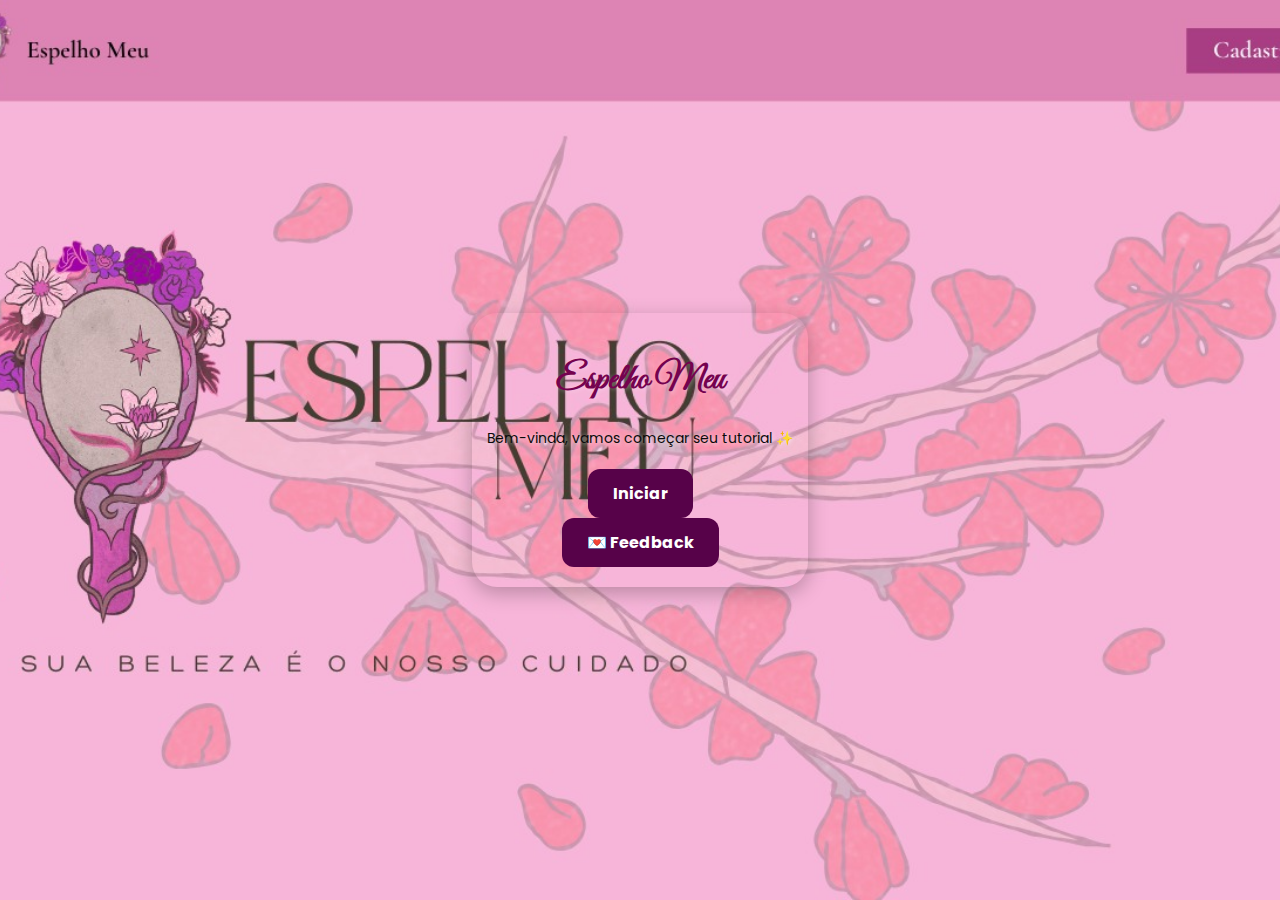
<file: index.html>
<!DOCTYPE html>
<html lang="pt-br">
<head>
  <meta charset="UTF-8">
  <meta name="viewport" content="width=device-width, initial-scale=1.0">
  <title>Espelho Meu</title>
  <link rel="icon" href="espelhomeu.png" type="image/x-icon">
  <link rel="manifest" href="manifest.json">
<meta name="theme-color" content="#6a0dad">



  <link href="https://fonts.googleapis.com/css2?family=Great+Vibes&family=Poppins:wght@300;500;700&display=swap" rel="stylesheet">


  <link rel="stylesheet" href="style.css">
</head>
<body>
  <div class="container">
    <h1 id="title">Espelho Meu</h1>
    <p id="welcome-text">Bem-vinda, vamos começar seu tutorial ✨</p>
    
    
    <a href="home.html" class="btn" id="start-btn">Iniciar</a>
    
   
    <a href="formulario.html" class="btn" id="feedback-btn">💌 Feedback</a>
    <script>
if ('serviceWorker' in navigator) {
  navigator.serviceWorker.register('/service-worker.js')
    .then(() => console.log('Service Worker registrado!'));
}
</script>

  </div>
</body>
</html>
</file>
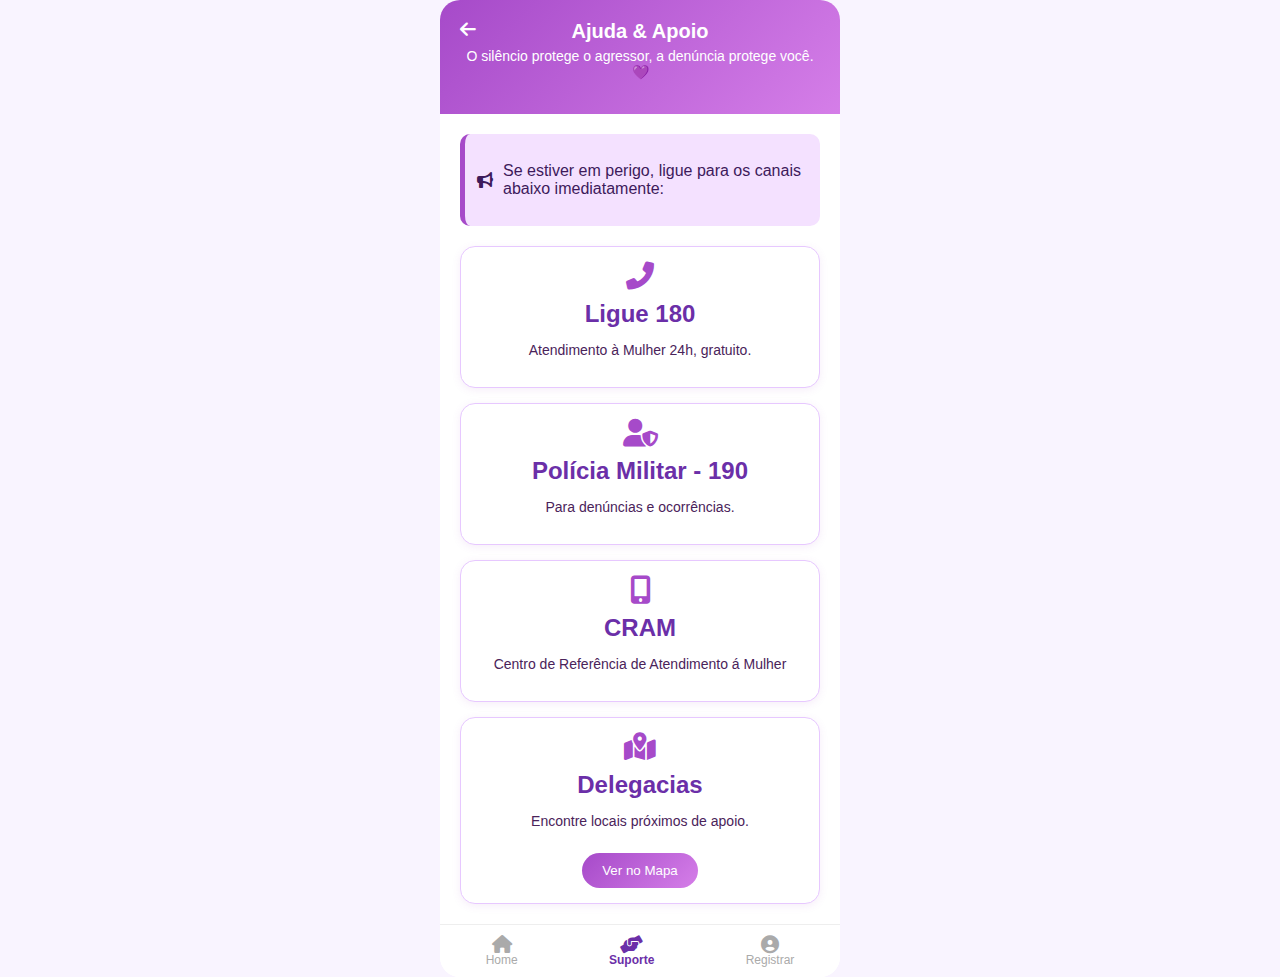
<file: ajuda.html>
<!DOCTYPE html>
<html lang="pt-BR">
<head>
  <meta charset="UTF-8">
  <meta name="viewport" content="width=device-width, initial-scale=1.0">
  <title>Ajuda - Espelho Meu</title>
  <link rel="stylesheet" href="https://cdnjs.cloudflare.com/ajax/libs/font-awesome/6.0.0-beta3/css/all.min.css">
  <link rel="stylesheet" href="ajuda.css">

  <link rel="icon" href="espelhomeu.png" type="image/x-icon">
</head>
<body>

<div class="container">

  <header class="topo">
    <a href="home.html" class="voltar"><i class="fas fa-arrow-left"></i></a>
    <h1>Ajuda & Apoio</h1>
    <p>O silêncio protege o agressor, a denúncia protege você. 💜</p>
  </header>

  <main class="principal">

    <div class="alerta">
      <i class="fas fa-bullhorn"></i>
      <p>Se estiver em perigo, ligue para os canais abaixo imediatamente:</p>
    </div>

    <div class="cards">
      <div class="card">
        <i class="fas fa-phone-alt"></i>
        <h2>Ligue 180</h2>
        <p>Atendimento à Mulher 24h, gratuito.</p>
      </div>

      <div class="card">
        <i class="fas fa-user-shield"></i>
        <h2>Polícia Militar - 190</h2>
        <p>Para denúncias e ocorrências.</p>
      </div>

      <div class="card">
        <i class="fas fa-mobile-alt"></i>
        <h2>CRAM</h2>
    <p>Centro de Referência de Atendimento á Mulher </p>
      </div>

      <div class="card">
        <i class="fas fa-map-marked-alt"></i>
        <h2>Delegacias</h2>
        <p>Encontre locais próximos de apoio.</p>
        <button class="btn-mapa" id="btnMapa">Ver no Mapa</button>
      </div>
    </div>

  </main>

  <nav class="menu-inferior">
    <a href="home.html" class="item"><i class="fas fa-home"></i><span>Home</span></a>
    <a href="ajuda.html" class="item ativo"><i class="fas fa-hands-helping"></i><span>Suporte</span></a>
    <a href="registro.html" class="item"><i class="fas fa-user-circle"></i><span>Registrar</span></a>
  </nav>

</div>

<script src="ajuda.js"></script>

</body>
</html>
</file>
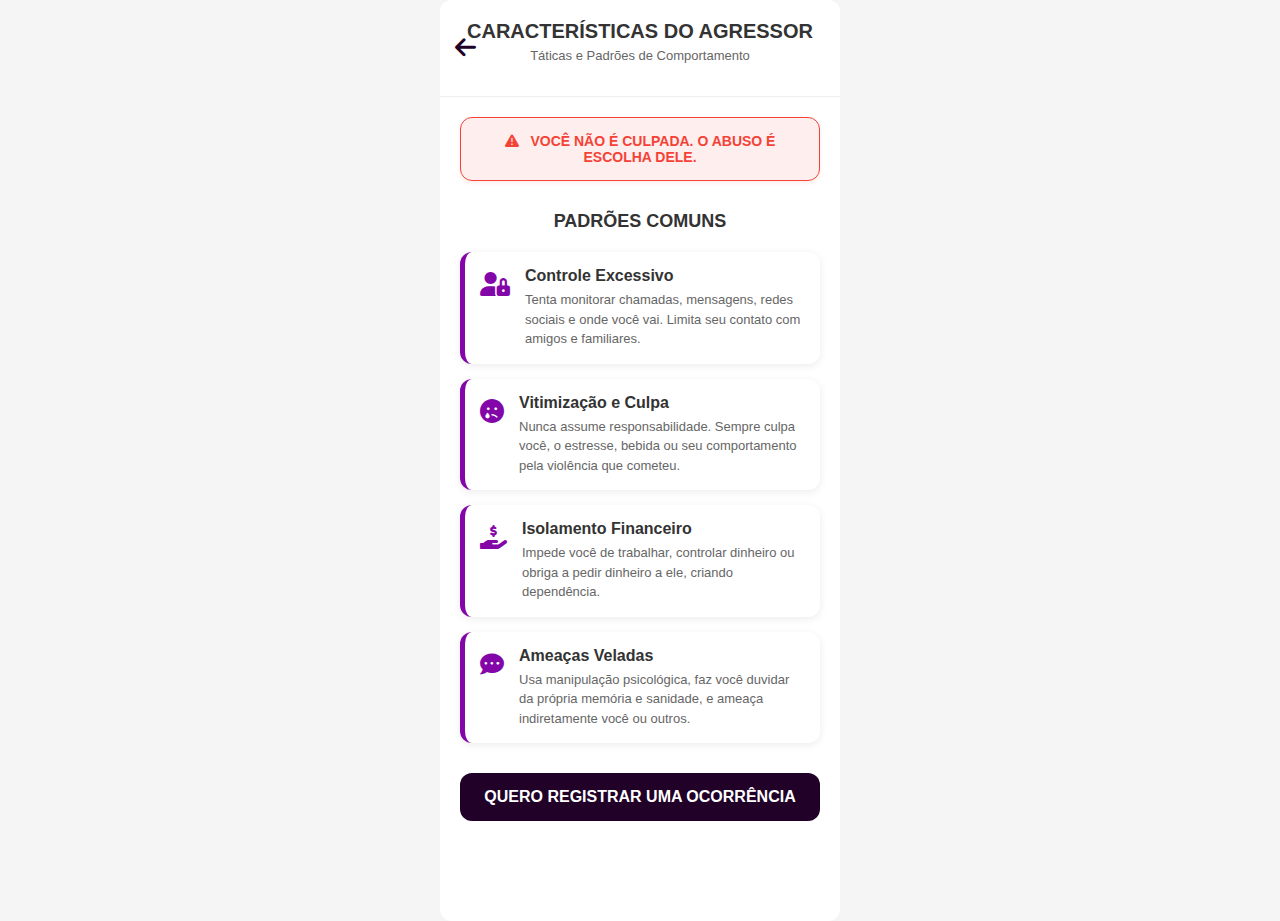
<file: caracterisca.html>
<!DOCTYPE html>
<html lang="pt-BR">
<head>
    <meta charset="UTF-8">
    <meta name="viewport" content="width=device-width, initial-scale=1.0">
    <title>Características do Agressor - Espelho Meu</title>



    <link rel="stylesheet" href="https://cdnjs.cloudflare.com/ajax/libs/font-awesome/6.0.0-beta3/css/all.min.css">

    
    <link rel="stylesheet" href="caracterisca.css">


    <link rel="icon" href="espelhomeu.png" type="image/x-icon">
</head>
<body>
    <div class="app-container">
        
        <header class="header">
            <a href="violencia.html" class="back-button"><i class="fas fa-arrow-left"></i></a> 
            <h1>CARACTERÍSTICAS DO AGRESSOR</h1>
            <p>Táticas e Padrões de Comportamento</p>
        </header>

        <main class="content">
            
            <section class="warning-box">
                <i class="fas fa-exclamation-triangle"></i> VOCÊ NÃO É CULPADA. O ABUSO É ESCOLHA DELE.
            </section>

            <section class="characteristics-list">
                <h2>PADRÕES COMUNS</h2>

                <div class="char-card">
                    <i class="fas fa-user-lock"></i>
                    <div class="char-info">
                        <h3>Controle Excessivo</h3>
                        <p>Tenta monitorar chamadas, mensagens, redes sociais e onde você vai. Limita seu contato com amigos e familiares.</p>
                    </div>
                </div>

                <div class="char-card">
                    <i class="fas fa-sad-tear"></i>
                    <div class="char-info">
                        <h3>Vitimização e Culpa</h3>
                        <p>Nunca assume responsabilidade. Sempre culpa você, o estresse, bebida ou seu comportamento pela violência que cometeu.</p>
                    </div>
                </div>

                <div class="char-card">
                    <i class="fas fa-hand-holding-usd"></i>
                    <div class="char-info">
                        <h3>Isolamento Financeiro</h3>
                        <p>Impede você de trabalhar, controlar dinheiro ou obriga a pedir dinheiro a ele, criando dependência.</p>
                    </div>
                </div>
                
                <div class="char-card">
                    <i class="fas fa-comment-dots"></i>
                    <div class="char-info">
                        <h3>Ameaças Veladas</h3>
                        <p>Usa manipulação psicológica, faz você duvidar da própria memória e sanidade, e ameaça indiretamente você ou outros.</p>
                    </div>
                </div>
                
            </section>

            <section class="action-section">
                <a href="registro.html" class="btn-action">QUERO REGISTRAR UMA OCORRÊNCIA</a>
            </section>
        </main>

    </div>
</body>
</html>
</file>
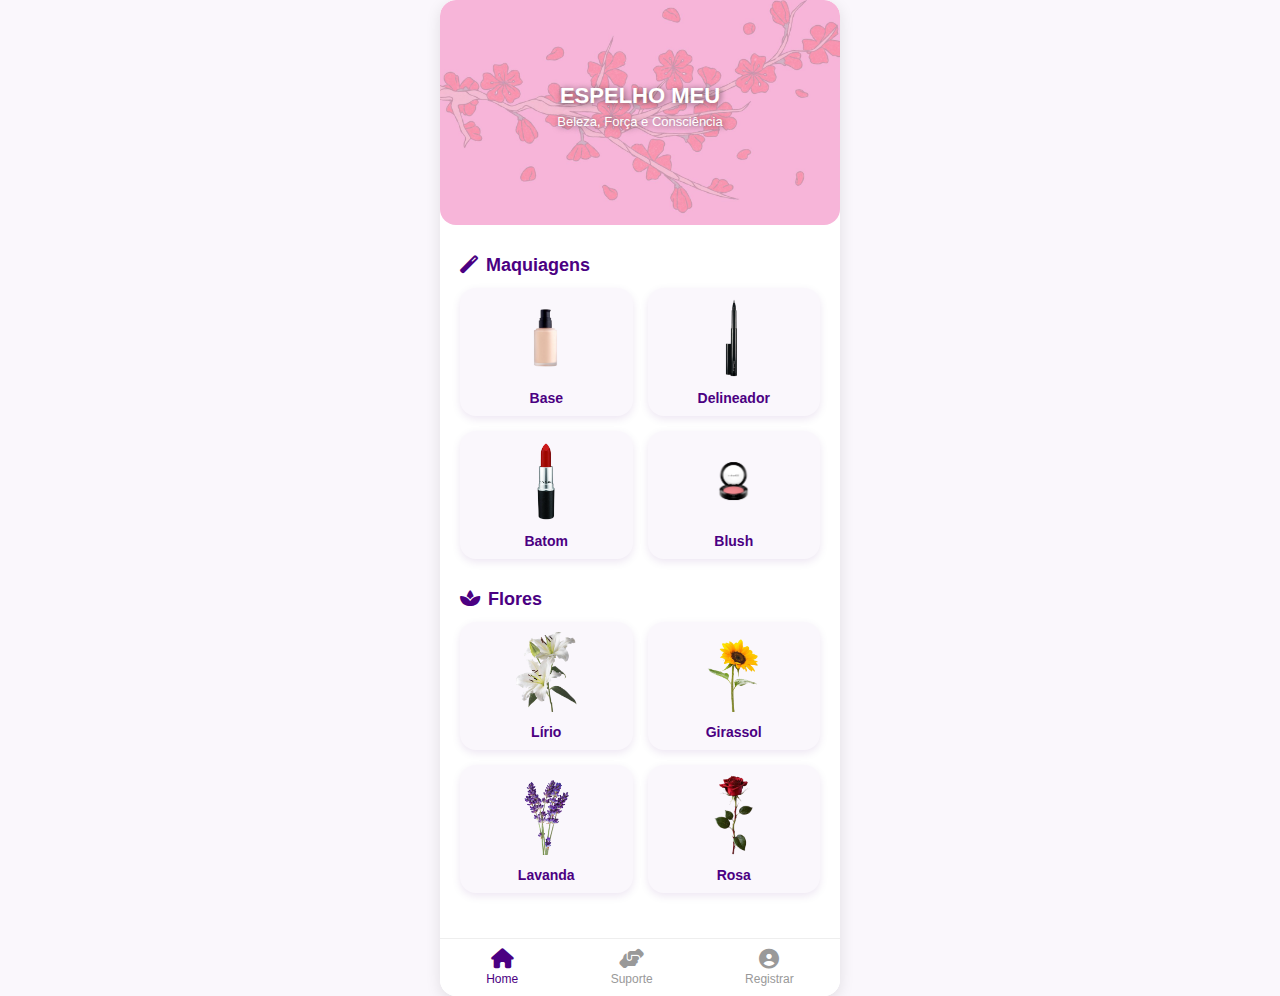
<file: home.html>
<!DOCTYPE html>
<html lang="pt-BR">
<head>
  <meta charset="UTF-8">
  <meta name="viewport" content="width=device-width, initial-scale=1.0">
  <title>Espelho Meu - Página Principal</title>
  <link rel="icon" href="espelhomeu.png" type="image/x-icon">




  <link rel="stylesheet" href="https://cdnjs.cloudflare.com/ajax/libs/font-awesome/6.5.0/css/all.min.css">

  <link rel="stylesheet" href="home.css">
</head>
<body>
  <div class="app-container">

    <header class="header">
      <div class="header-image">
        <img src="cadastro foto.jpg" alt="Capa do Espelho Meu">
        <div class="header-text">
          <h1>ESPELHO MEU</h1>
          <p>Beleza, Força e Consciência</p>
        </div>
      </div>
    </header>

    <main class="content">
      
     
      <section class="category">
        <h2><i class="fas fa-magic"></i> Maquiagens</h2>
        <div class="card-container">
          <a href="violencia.html?tipo=base" class="card">
            <img src="base.png" alt="Base">
            <span>Base</span>
          </a>
          <a href="violencia.html?tipo=delineador" class="card">
            <img src="delineador.png" alt="Delineador">
            <span>Delineador</span>
          </a>
          <a href="violencia.html?tipo=batom" class="card">
            <img src="batom.png" alt="Batom">
            <span>Batom</span>
          </a>
          <a href="violencia.html?tipo=blush" class="card">
            <img src="blush.png" alt="Blush">
            <span>Blush</span>
          </a>
        </div>
      </section>

      <section class="category">
        <h2><i class="fas fa-spa"></i> Flores</h2>
        <div class="card-container">
          <a href="violencia.html?tipo=lirio" class="card">
            <img src="lirio.png" alt="Lírio">
            <span>Lírio</span>
          </a>
          <a href="violencia.html?tipo=girassol" class="card">
            <img src="girassol.png" alt="Girassol">
            <span>Girassol</span>
          </a>
          <a href="violencia.html?tipo=lavanda" class="card">
            <img src="lavanda.png" alt="Lavanda">
            <span>Lavanda</span>
          </a>
          <a href="violencia.html?tipo=rosa" class="card">
            <img src="rosa.png" alt="Rosa">
            <span>Rosa</span>
          </a>
        </div>
      </section>

    </main>


    <nav class="bottom-nav">
      <a href="home.html" class="nav-item active"><i class="fas fa-home"></i><span>Home</span></a>
      <a href="ajuda.html" class="nav-item"><i class="fas fa-hands-helping"></i><span>Suporte</span></a>
      <a href="registro.html" class="nav-item"><i class="fas fa-user-circle"></i><span>Registrar</span></a>
    </nav>

  </div>
</body>
</html>
</file>
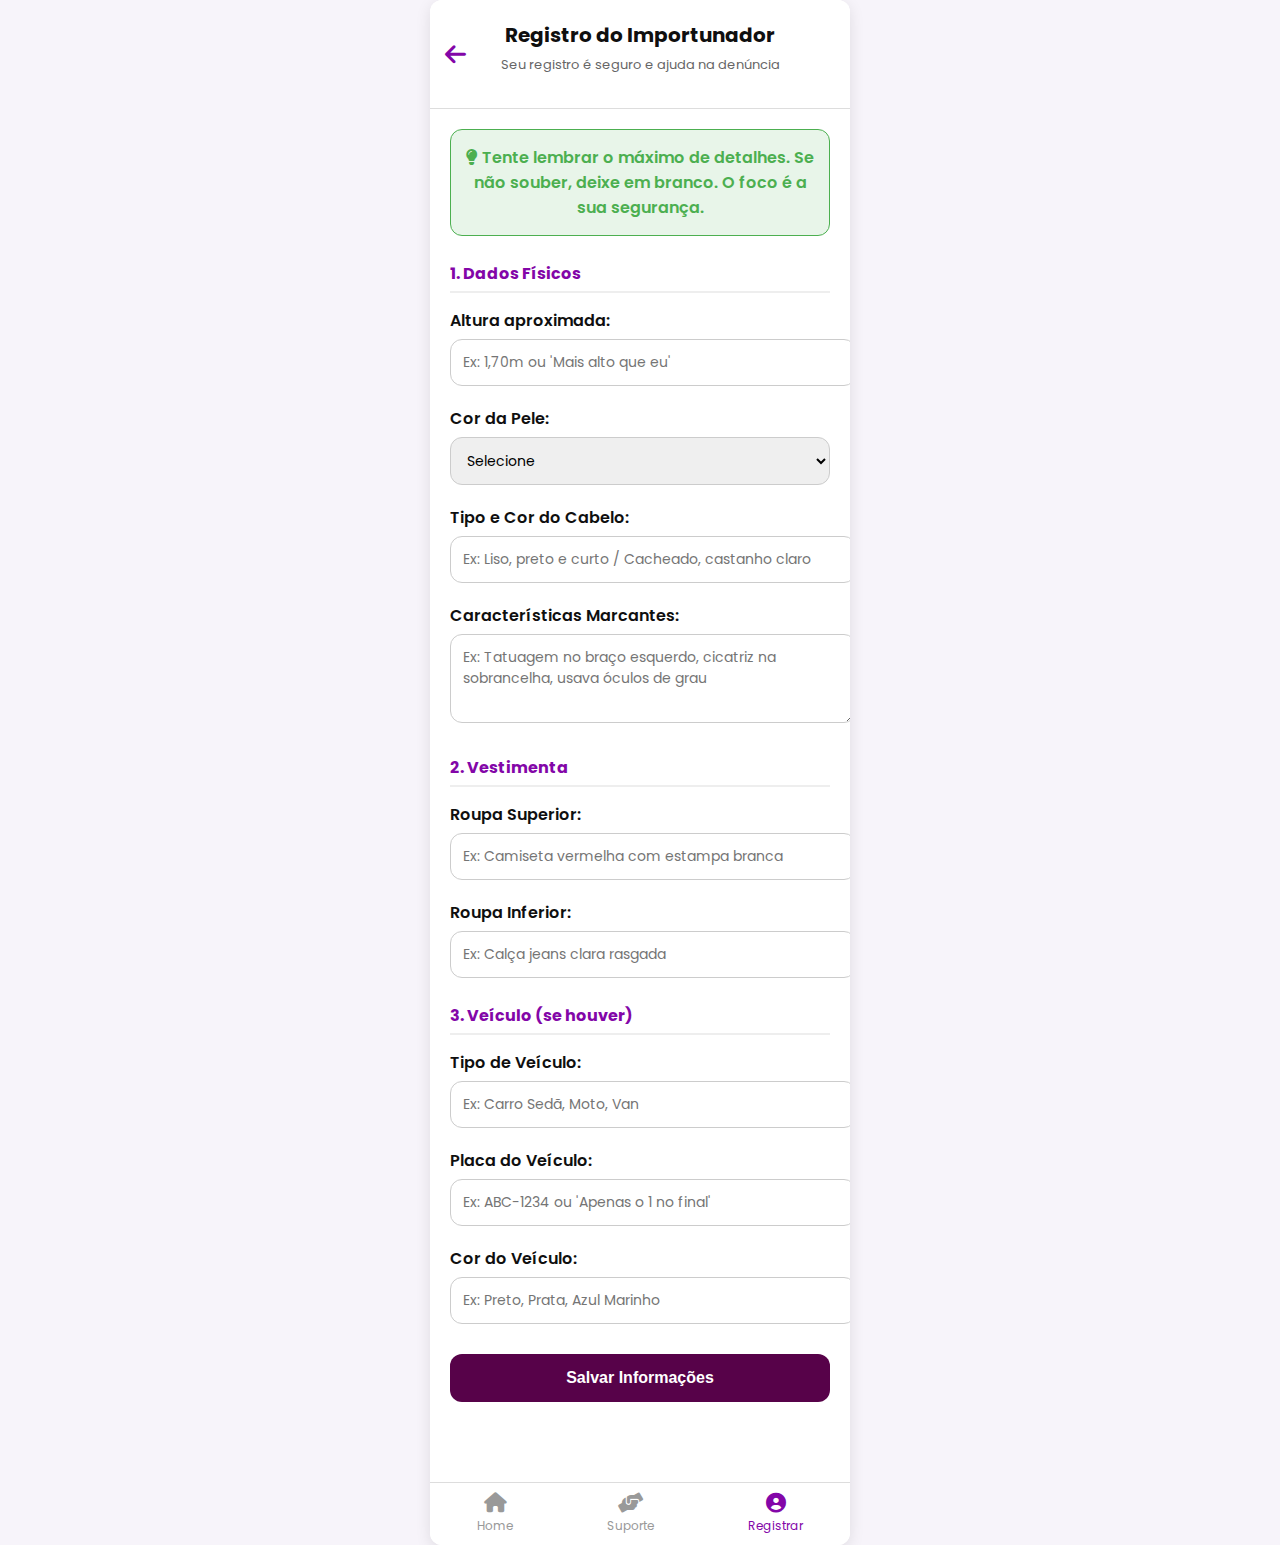
<file: registro.html>
<!DOCTYPE html>
<html lang="pt-BR">
<head>
    <meta charset="UTF-8">
    <meta name="viewport" content="width=device-width, initial-scale=1.0">
    <title>Registro de Características - Espelho Meu</title>
    <link rel="icon" href="espelhomeu.png" type="image/x-icon">
    <link href="https://fonts.googleapis.com/css2?family=Poppins:wght@400;600;700&display=swap" rel="stylesheet">
    <link rel="stylesheet" href="https://cdnjs.cloudflare.com/ajax/libs/font-awesome/6.0.0-beta3/css/all.min.css">
    <link rel="stylesheet" href="registro.css">
</head>
<body>
    <div class="app-container">
      
        <header class="header">
            <a href="violencia.html" class="back-button"><i class="fas fa-arrow-left"></i></a>
            <h1>Registro do Importunador</h1>
            <p>Seu registro é seguro e ajuda na denúncia</p>
        </header>

        <main class="content">
            <section class="info-box">
                <i class="fas fa-lightbulb"></i>
                Tente lembrar o máximo de detalhes. Se não souber, deixe em branco. O foco é a sua segurança.
            </section>

            <div id="mensagem"></div>

          
            <form id="registroForm" class="registro-form">
                
                <h2>1. Dados Físicos</h2>

                <div class="form-group">
                    <label for="altura">Altura aproximada:</label>
                    <input type="text" id="altura" name="altura" placeholder="Ex: 1,70m ou 'Mais alto que eu'">
                </div>

                <div class="form-group">
                    <label for="pele">Cor da Pele:</label>
                    <select id="pele" name="pele">
                        <option value="">Selecione</option>
                        <option value="branca">Branca</option>
                        <option value="parda">Parda</option>
                        <option value="negra">Negra</option>
                        <option value="amarela">Amarela (Leste Asiático)</option>
                        <option value="indigena">Indígena</option>
                        <option value="outra">Outra / Não sei informar</option>
                    </select>
                </div>

                <div class="form-group">
                    <label for="cabelo">Tipo e Cor do Cabelo:</label>
                    <input type="text" id="cabelo" name="cabelo" placeholder="Ex: Liso, preto e curto / Cacheado, castanho claro">
                </div>

                <div class="form-group">
                    <label for="caracteristicas">Características Marcantes:</label>
                    <textarea id="caracteristicas" name="caracteristicas" rows="3" placeholder="Ex: Tatuagem no braço esquerdo, cicatriz na sobrancelha, usava óculos de grau"></textarea>
                </div>

                <h2>2. Vestimenta</h2>

                <div class="form-group">
                    <label for="roupa_superior">Roupa Superior:</label>
                    <input type="text" id="roupa_superior" name="roupa_superior" placeholder="Ex: Camiseta vermelha com estampa branca">
                </div>

                <div class="form-group">
                    <label for="roupa_inferior">Roupa Inferior:</label>
                    <input type="text" id="roupa_inferior" name="roupa_inferior" placeholder="Ex: Calça jeans clara rasgada">
                </div>

                <h2>3. Veículo (se houver)</h2>

                <div class="form-group">
                    <label for="tipo_veiculo">Tipo de Veículo:</label>
                    <input type="text" id="tipo_veiculo" name="tipo_veiculo" placeholder="Ex: Carro Sedã, Moto, Van">
                </div>

                <div class="form-group">
                    <label for="placa">Placa do Veículo:</label>
                    <input type="text" id="placa" name="placa" placeholder="Ex: ABC-1234 ou 'Apenas o 1 no final'">
                </div>

                <div class="form-group">
                    <label for="cor_veiculo">Cor do Veículo:</label>
                    <input type="text" id="cor_veiculo" name="cor_veiculo" placeholder="Ex: Preto, Prata, Azul Marinho">
                </div>

                <button type="submit" class="btn-submit">Salvar Informações</button>
            </form>
        </main>

     
        <nav class="bottom-nav">
            <a href="home.html" class="nav-item"><i class="fas fa-home"></i><span>Home</span></a>
            <a href="ajuda.html" class="nav-item"><i class="fas fa-hands-helping"></i><span>Suporte</span></a>
            <a href="registro.html" class="nav-item active"><i class="fas fa-user-circle"></i><span>Registrar</span></a>
        </nav>
    </div>

    <script src="registro.js"></script>
</body>
</html>
</file>
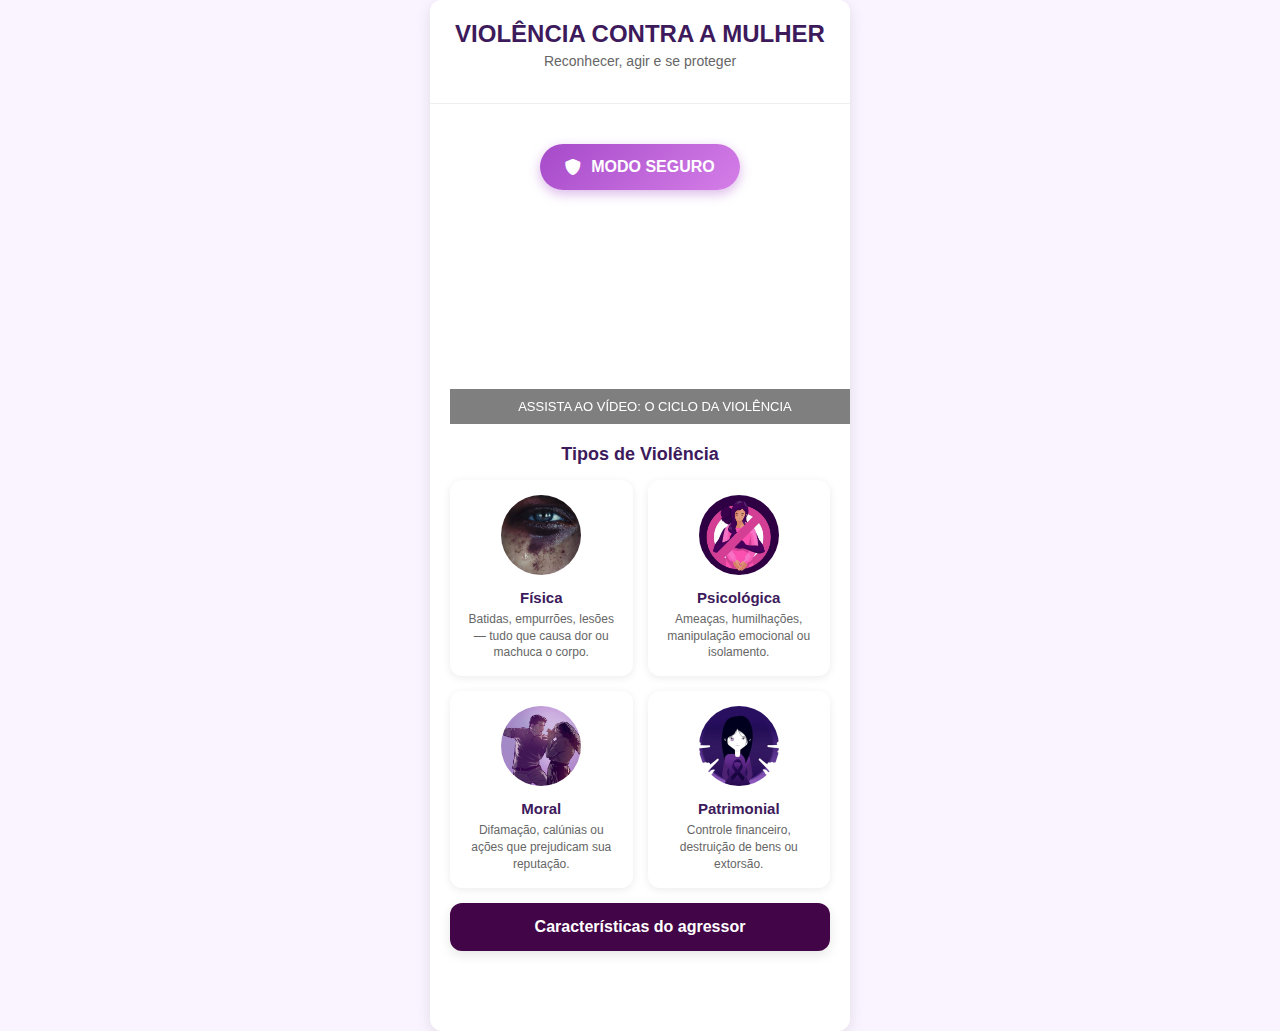
<file: violencia.html>
<!DOCTYPE html>
<html lang="pt-BR">
<head>
  <meta charset="UTF-8">
  <meta name="viewport" content="width=device-width, initial-scale=1.0">
  <title>Violência Contra a Mulher - Espelho Meu</title>
  <link rel="stylesheet" href="https://cdnjs.cloudflare.com/ajax/libs/font-awesome/6.0.0-beta3/css/all.min.css">
  <link rel="stylesheet" href="violencia.css">
  <link rel="icon" href="espelhomeu.png" type="image/x-icon">
</head>
<body>
  <div class="app-container">

    <header class="header">
      <h1>VIOLÊNCIA CONTRA A MULHER</h1>
      <p>Reconhecer, agir e se proteger</p>
    </header>

    <main class="content">

     
      <div class="btn-back-wrapper">
        <button class="btn-back" onclick="window.location.href='home.html'">
          <i class="fas fa-shield-alt"></i> MODO SEGURO
        </button>
      </div>

      
      <section class="video-section">
        <div class="video-wrapper">
          <iframe 
            src="https://www.youtube.com/embed/mg92G5wBWus?autoplay=1&mute=1"
            title="Vídeo sobre o ciclo da violência"
            frameborder="0"
            allow="autoplay; encrypted-media"
            allowfullscreen>
          </iframe>
          <div class="video-overlay">ASSISTA AO VÍDEO: O CICLO DA VIOLÊNCIA</div>
        </div>
      </section>

      <section class="violence-types-section">
        <h2>Tipos de Violência</h2>
        <div class="types-grid">
          <div class="type-card">
            <img src="olhoroxo.jpg" alt="Violência Física">
            <h3>Física</h3>
            <p>Batidas, empurrões, lesões — tudo que causa dor ou machuca o corpo.</p>
          </div>
          <div class="type-card">
            <img src="diganaooo.jpg" alt="Violência Psicológica">
            <h3>Psicológica</h3>
            <p>Ameaças, humilhações, manipulação emocional ou isolamento.</p>
          </div>
          <div class="type-card">
            <img src="imagem real.jpg" alt="Violência Moral">
            <h3>Moral</h3>
            <p>Difamação, calúnias ou ações que prejudicam sua reputação.</p>
          </div>
          <div class="type-card">
            <img src="roxo.jpg" alt="Violência Patrimonial">
            <h3>Patrimonial</h3>
            <p>Controle financeiro, destruição de bens ou extorsão.</p>
          </div>
        </div>
      </section>


      <section class="aggressor-section">
        <button class="btn-aggressor" onclick="location.href='caracterisca.html'">
          Características do agressor
        </button>
      </section>

    </main>

  
  </div>
</body>
</html>
</file>
<file: style.css>
/* Estilos globais */
body {
  margin: 0;
  padding: 0;
  min-height: 100vh;
  display: flex;
  justify-content: center;
  align-items: center;
  background: url("pagina principal.jpg") no-repeat center center/cover;
  font-family: 'Poppins', sans-serif;
}

/* Container principal */
.container {
  display: flex;
  flex-direction: column;
  align-items: center;
  padding: 20px 15px;
  border-radius: 25px;
  max-width: 90%;
  text-align: center;
  box-shadow: 0 6px 20px rgba(0,0,0,0.25);
  background: rgba(255, 255, 255, 0); /* transparente */
}

/* Título */
h1 {
  font-size: 36px;
  font-family: 'Great Vibes', cursive;
  color: #75024f;
  text-shadow: 1px 1px 4px rgba(253, 252, 252, 0.3);
  margin-bottom: 12px;
}

/* Texto de boas-vindas */
p {
  font-size: 14px;
  color: #0a0a0a;
  margin-bottom: 20px;
  text-shadow: 1px 1px 4px rgba(245, 243, 243, 0.685);
}

/* Botão */
.btn {
  padding: 12px 25px;
  background-color: #570249;
  color: #fff;
  text-decoration: none;
  border-radius: 12px;
  font-size: 16px;
  font-weight: bold;
  transition: 0.3s;
  text-align: center;
  display: inline-block;
}

.btn:hover {
  background-color: #fd4281;
}

/* Responsividade */
@media (max-width: 400px) {
  h1 {
    font-size: 28px;
  }
  
  p {
    font-size: 13px;
  }

  .btn {
    font-size: 14px;
    padding: 10px 20px;
  }
}
</file>
<file: ajuda.css>
body {
  font-family: 'Poppins', sans-serif;
  margin: 0;
  background: #f9f4ff;
  color: #3d1a5b;
}

.container {
  max-width: 400px;
  margin: 0 auto;
  background: #fff;
  border-radius: 20px;
  min-height: 100vh;
  display: flex;
  flex-direction: column;
  overflow: hidden;
}

.topo {
  background: linear-gradient(135deg, #a64ac9, #d57ee8);
  color: #fff;
  text-align: center;
  padding: 20px;
  position: relative;
}

.topo h1 {
  margin: 0;
  font-size: 20px;
  font-weight: 700;
}

.topo p {
  font-size: 14px;
  margin-top: 5px;
}

.voltar {
  position: absolute;
  left: 20px;
  top: 20px;
  color: #fff;
  text-decoration: none;
  font-size: 18px;
}

.principal {
  padding: 20px;
  flex: 1;
}

.alerta {
  background: #f4e1ff;
  border-left: 5px solid #a64ac9;
  padding: 12px;
  border-radius: 10px;
  display: flex;
  align-items: center;
  gap: 10px;
  margin-bottom: 20px;
}

.cards {
  display: flex;
  flex-direction: column;
  gap: 15px;
}

.card {
  background: #fff;
  border: 1px solid #e7c8ff;
  border-radius: 15px;
  text-align: center;
  padding: 15px;
  box-shadow: 0 2px 8px rgba(166, 74, 201, 0.1);
}

.card i {
  font-size: 28px;
  color: #a64ac9;
}

.card h2 {
  margin: 10px 0 5px 0;
  color: #6b2fa8;
}

.card p {
  font-size: 14px;
  color: #4a235a;
}

.btn-mapa {
  margin-top: 10px;
  padding: 10px 20px;
  border: none;
  border-radius: 30px;
  background: linear-gradient(135deg, #a64ac9, #d57ee8);
  color: #fff;
  cursor: pointer;
  transition: 0.3s;
}

.btn-mapa:hover {
  opacity: 0.9;
}

.menu-inferior {
  display: flex;
  justify-content: space-around;
  border-top: 1px solid #eee;
  background: #fff;
  padding: 10px 0;
}

.item {
  color: #aaa;
  text-decoration: none;
  font-size: 12px;
  text-align: center;
}

.item i {
  display: block;
  font-size: 18px;
}

.item.ativo {
  color: #6b2fa8;
  font-weight: 600;
}
</file>
<file: caracterisca.css>
/* Variáveis para cores e bordas */
:root {
    --primary-color: #8306a8;
    --secondary-color: #f5f5f5;
    --text-color: #333;
    --light-gray: #eee;
    --dark-blue: #210127;
    --warning-color: #f44336;
    --border-radius: 12px;
}

/* Estilos globais */
body {
    font-family: 'Poppins', sans-serif;
    margin: 0;
    padding: 0;
    background-color: var(--secondary-color);
    display: flex;
    justify-content: center;
    align-items: flex-start;
    min-height: 100vh;
}

.app-container {
    width: 100%;
    max-width: 400px;
    background-color: #fff;
    border-radius: var(--border-radius);
    overflow: hidden;
    display: flex;
    flex-direction: column;
    min-height: 100vh;
}

/* Cabeçalho */
.header {
    background-color: #fff;
    padding: 20px 10px;
    text-align: center;
    border-bottom: 1px solid var(--light-gray);
    position: relative;
}

.header h1 {
    font-size: 20px;
    color: var(--text-color);
    margin: 0;
    font-weight: 700;
}

.header p {
    font-size: 13px;
    color: #666;
    margin-top: 5px;
}

/* Botão de voltar */
.back-button {
    position: absolute;
    left: 15px;
    top: 50%;
    transform: translateY(-50%);
    font-size: 24px;
    color: var(--dark-blue);
    text-decoration: none;
}

/* Conteúdo */
.content {
    flex-grow: 1;
    padding: 20px;
    overflow-y: auto;
    padding-bottom: 80px;
}

/* Aviso */
.warning-box {
    background-color: #fee;
    border: 1px solid var(--warning-color);
    color: var(--warning-color);
    padding: 15px;
    border-radius: var(--border-radius);
    margin-bottom: 30px;
    text-align: center;
    font-size: 14px;
    font-weight: 600;
    box-shadow: 0 2px 5px rgba(244, 67, 54, 0.1);
}

.warning-box i {
    margin-right: 8px;
}

/* Lista de características */
.characteristics-list {
    margin-bottom: 30px;
}

.characteristics-list h2 {
    font-size: 18px;
    color: var(--text-color);
    margin-bottom: 20px;
    text-align: center;
    font-weight: 600;
}

.char-card {
    background-color: #fff;
    border-left: 5px solid var(--primary-color);
    padding: 15px;
    margin-bottom: 15px;
    border-radius: var(--border-radius);
    box-shadow: 0 2px 8px rgba(0, 0, 0, 0.08);
    display: flex;
    align-items: flex-start;
}

.char-card i {
    font-size: 24px;
    color: var(--primary-color);
    margin-right: 15px;
    margin-top: 5px;
}

.char-info h3 {
    font-size: 16px;
    color: var(--text-color);
    margin: 0 0 5px 0;
    font-weight: 700;
}

.char-info p {
    font-size: 13px;
    color: #666;
    margin: 0;
    line-height: 1.5;
}

/* Botão de ação */
.action-section {
    margin-bottom: 20px;
}

.btn-action {
    width: 100%;
    padding: 15px 20px;
    background-color: var(--dark-blue);
    color: #fff;
    border: none;
    border-radius: var(--border-radius);
    font-size: 16px;
    font-weight: 600;
    cursor: pointer;
    text-align: center;
    text-decoration: none;
    display: block;
    box-sizing: border-box;
}

/* Barra inferior */
.bottom-nav {
    display: flex;
    justify-content: space-around;
    align-items: center;
    background-color: #fff;
    padding: 10px 0;
    border-top: 1px solid var(--light-gray);
    position: sticky;
    bottom: 0;
    width: 100%;
    max-width: 400px;
    box-sizing: border-box;
    z-index: 100;
}

.nav-item {
    display: flex;
    flex-direction: column;
    align-items: center;
    color: #999;
    text-decoration: none;
    font-size: 12px;
    font-weight: 500;
}

.nav-item i {
    font-size: 20px;
    margin-bottom: 4px;
}

.nav-item.active {
    color: var(--primary-color);
}
</file>
<file: home.css>
/* Variáveis de cores e bordas */
:root {
  --roxo-escuro: #4B0082;
  --roxo-claro: #b36bff;
  --rosa: #f7a8e0;
  --fundo: #faf7fc;
  --texto: #2e2e2e;
  --radius: 16px;
}

/* Estilos globais */
body {
  margin: 0;
  font-family: 'Poppins', sans-serif;
  background-color: var(--fundo);
  display: flex;
  justify-content: center;
  align-items: flex-start;
  min-height: 100vh;
}

.app-container {
  width: 100%;
  max-width: 400px;
  background-color: #fff;
  border-radius: var(--radius);
  overflow: hidden;
  box-shadow: 0 4px 15px rgba(0,0,0,0.1);
  display: flex;
  flex-direction: column;
  min-height: 100vh;
}

/* Cabeçalho */
.header {
  text-align: center;
}

.header-image {
  position: relative;
}

.header-image img {
  width: 100%;
  display: block;
  border-radius: var(--radius);
  object-fit: cover;
}

.header-text {
  position: absolute;
  top: 50%;
  left: 50%;
  transform: translate(-50%, -50%);
  color: #fff;
  text-shadow: 1px 1px 6px rgba(0,0,0,0.6);
}

.header-text h1 {
  font-size: 22px;
  margin: 0;
  font-weight: 700;
}

.header-text p {
  font-size: 13px;
  margin-top: 5px;
}

/* Conteúdo */
.content {
  padding: 15px 20px;
  flex-grow: 1;
}

/* Categorias */
.category h2 {
  color: var(--roxo-escuro);
  font-size: 18px;
  margin-bottom: 12px;
  display: flex;
  align-items: center;
  gap: 8px;
}

.card-container {
  display: grid;
  grid-template-columns: repeat(2, 1fr);
  gap: 15px;
  margin-bottom: 30px;
}

/* Cartões */
.card {
  background-color: var(--fundo);
  border-radius: var(--radius);
  text-align: center;
  text-decoration: none;
  color: var(--texto);
  box-shadow: 0 3px 8px rgba(75, 0, 130, 0.1);
  transition: transform 0.2s;
  padding: 10px 5px;
}

.card:hover {
  transform: scale(1.05);
}

.card img {
  width: 80px;
  height: 80px;
  object-fit: contain;
  margin-bottom: 8px;
}

.card span {
  display: block;
  font-weight: 600;
  font-size: 14px;
  color: var(--roxo-escuro);
}

/* Barra de navegação inferior */
.bottom-nav {
  display: flex;
  justify-content: space-around;
  align-items: center;
  background-color: #fff;
  border-top: 1px solid #eee;
  padding: 10px 0;
  position: sticky;
  bottom: 0;
  width: 100%;
  max-width: 400px;
}

.nav-item {
  display: flex;
  flex-direction: column;
  align-items: center;
  font-size: 12px;
  color: #999;
  text-decoration: none;
}

.nav-item i {
  font-size: 20px;
  margin-bottom: 3px;
}

.nav-item.active {
  color: var(--roxo-escuro);
}

/* Responsividade */
@media (max-width: 400px) {
  .header-text h1 {
    font-size: 20px;
  }

  .category h2 {
    font-size: 16px;
  }

  .card img {
    width: 70px;
    height: 70px;
  }

  .card span {
    font-size: 13px;
  }
}
</file>
<file: registro.css>
:root {
    --primary-color: #8306a8;
    --secondary-color: #f7f4fa;
    --text-color: #0f0f0f;
    --info-color: #4CAF50;
    --border-radius: 12px;
    --btn-color: #570249;
    --btn-hover: #fd4281;
}

body {
    font-family: 'Poppins', sans-serif;
    margin: 0;
    padding: 0;
    background-color: var(--secondary-color);
    display: flex;
    justify-content: center;
    min-height: 100vh;
}

.app-container {
    width: 100%;
    max-width: 420px;
    background-color: #fff;
    border-radius: var(--border-radius);
    box-shadow: 0 4px 15px rgba(0,0,0,0.1);
    display: flex;
    flex-direction: column;
    min-height: 100vh;
    overflow: hidden;
}

.header {
    background-color: #fff;
    padding: 20px;
    text-align: center;
    border-bottom: 1px solid #ddd;
    position: relative;
}

.header h1 { font-size: 20px; color: var(--text-color); margin:0; font-weight:700; }
.header p { font-size:13px; color:#666; margin-top:5px; }

.back-button {
    position:absolute; left:15px; top:50%; transform:translateY(-50%);
    font-size:24px; color:var(--primary-color); text-decoration:none;
}

.content {
    flex-grow:1;
    padding: 20px;
    overflow-y: auto;
    padding-bottom: 80px;
}

.info-box {
    background-color: #e8f5e9;
    border: 1px solid var(--info-color);
    color: var(--info-color);
    padding: 15px;
    border-radius: var(--border-radius);
    margin-bottom: 20px;
    text-align: center;
    font-weight: 600;
}

#mensagem {
    text-align: center;
    margin-bottom: 15px;
    font-weight: 600;
    color: green;
}

.registro-form h2 {
    font-size:16px;
    color: var(--primary-color);
    margin-top:25px;
    margin-bottom:15px;
    border-bottom:2px solid #eee;
    padding-bottom:5px;
}

.form-group { margin-bottom:20px; }

.form-group label { display:block; font-weight:600; margin-bottom:6px; color:var(--text-color); }

.form-group input, .form-group textarea, .form-group select {
    width:100%;
    padding:12px;
    border:1px solid #ccc;
    border-radius: var(--border-radius);
    font-size:14px;
    transition: border-color 0.3s;
    font-family: 'Poppins', sans-serif;
}

.form-group input:focus, .form-group textarea:focus, .form-group select:focus {
    border-color: var(--primary-color);
    outline:none;
}

textarea { resize: vertical; }

.btn-submit {
    width:100%;
    padding:15px;
    background-color: var(--btn-color);
    color:#fff;
    border:none;
    border-radius: var(--border-radius);
    font-weight:700;
    font-size:16px;
    cursor:pointer;
    margin-top:10px;
    transition: background-color 0.3s;
}

.btn-submit:hover { background-color: var(--btn-hover); }

.bottom-nav {
    display:flex; justify-content:space-around; align-items:center;
    background-color:#fff; border-top:1px solid #ddd;
    padding:10px 0; position:sticky; bottom:0;
}

.nav-item { display:flex; flex-direction:column; align-items:center; font-size:12px; color:#999; text-decoration:none; }
.nav-item i { font-size:20px; margin-bottom:4px; }
.nav-item.active { color: var(--primary-color); }
</file>
<file: violencia.css>
:root {
    --primary-color: #a64ac9;
    --secondary-color: #f9f4ff;
    --text-color: #3d1a5b;
    --light-gray: #eee;
    --dark-blue: #420547;
    --button-bg-light: #e0e7fa;
    --button-text-dark: #640354;
    --border-radius: 12px;
    --btn-hover: #d57ee8;
}

body {
    font-family: 'Poppins', sans-serif;
    margin:0; padding:0;
    background-color: var(--secondary-color);
    display: flex;
    justify-content: center;
    min-height: 100vh;
}

.app-container {
    width:100%; max-width:420px;
    background-color:#fff;
    border-radius: var(--border-radius);
    box-shadow:0 4px 15px rgba(0,0,0,0.1);
    display:flex;
    flex-direction:column;
    min-height:100vh;
    overflow:hidden;
}

.header {
    background-color:#fff;
    padding:20px;
    text-align:center;
    border-bottom:1px solid var(--light-gray);
}

.header h1 { font-size:24px; color: var(--text-color); margin:0; font-weight:700; }
.header p { font-size:14px; color:#666; margin-top:5px; }

.content { flex-grow:1; padding:20px; overflow-y:auto; padding-bottom:80px; }

.btn-back-wrapper { text-align:center; margin:20px 0; }
.btn-back {
    background: linear-gradient(135deg, #a64ac9, #d57ee8);
    color:white; border:none; padding:14px 25px; border-radius:30px;
    font-size:16px; font-weight:600; cursor:pointer; display:inline-flex;
    align-items:center; gap:10px; transition: all 0.3s ease;
    box-shadow:0 4px 12px rgba(166,74,201,0.4);
}
.btn-back:hover { transform: translateY(-2px); box-shadow:0 6px 15px rgba(166,74,201,0.5); }

.video-wrapper { position:relative; width:100%; padding-bottom:56.25%; height:0; margin-bottom:20px; }
.video-wrapper iframe { position:absolute; top:0; left:0; width:100%; height:100%; border-radius: var(--border-radius); }
.video-overlay {
    position:absolute; bottom:0; left:0; width:100%; background:rgba(0,0,0,0.5);
    color:#fff; padding:10px 15px; font-size:13px; text-align:center;
}

.violence-types-section h2 { font-size:18px; color:var(--text-color); margin-bottom:15px; text-align:center; font-weight:600; }

.types-grid { display:grid; grid-template-columns:repeat(2,1fr); gap:15px; }

.type-card {
    background-color:#fff; border-radius:var(--border-radius);
    padding:15px; text-align:center; box-shadow:0 2px 8px rgba(0,0,0,0.08);
}
.type-card img { width:80px; height:80px; object-fit:cover; border-radius:50%; margin-bottom:10px; }
.type-card h3 { font-size:15px; color:var(--text-color); margin:0 0 5px 0; font-weight:600; }
.type-card p { font-size:12px; color:#666; margin:0; line-height:1.4; }

.btn-aggressor {
    width:100%; padding:15px; background-color: var(--dark-blue);
    color:#fff; border:none; border-radius: var(--border-radius);
    font-size:16px; font-weight:600; cursor:pointer; margin-top:15px;
    box-shadow:0 4px 12px rgba(0,0,0,0.1);
    transition: background 0.3s ease;
}
.btn-aggressor:hover { background: var(--btn-hover); }

.bottom-nav {
    display:flex; justify-content:space-around; align-items:center;
    background-color:#fff; padding:10px 0; border-top:1px solid var(--light-gray);
    position:sticky; bottom:0; width:100%; max-width:400px; z-index:100;
}
.nav-item { display:flex; flex-direction:column; align-items:center; font-size:12px; color:#85017e; text-decoration:none; }
.nav-item i { font-size:20px; margin-bottom:4px; }
.nav-item.active { color: var(--primary-color); }
</file>
